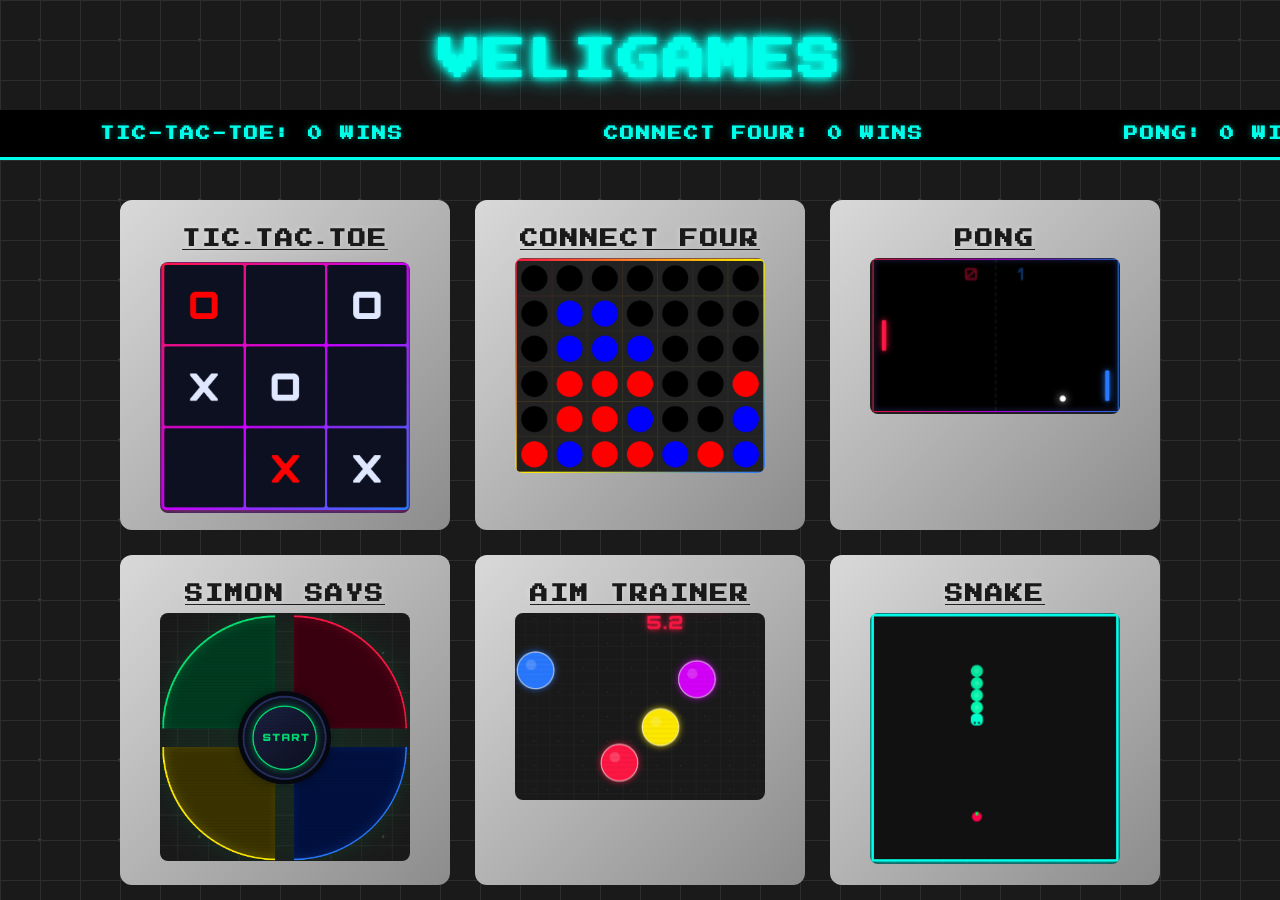
<file: index.html>
<!DOCTYPE html>
<html lang="fr">
<head>
    <meta charset="UTF-8">
    <title>VeliGames</title>
<meta name="viewport" content="width=device-width, initial-scale=1.0, maximum-scale=1.0, user-scalable=no">
<meta http-equiv="Cache-Control" content="no-cache, no-store, must-revalidate" />
<meta http-equiv="Pragma" content="no-cache" />
<meta http-equiv="Expires" content="0" />
<link rel="stylesheet" href="style.css">
<link href="https://fonts.googleapis.com/css2?family=Press+Start+2P&display=swap" rel="stylesheet">

</head>

<body>

    <h1>VeliGames</h1>

    <!-- Bande défilante des scores -->
    <div id="scoreBar">
        <div id="scoreText">Loading scores...</div>
    </div>

    <!--Conteneur des jeux -->
    <div id="gamesContainer">

        <!-- Jeu 1 -->
        <a href="TicTacToe/TicTacToe.html" class="gameBtn">
            <h2 class="gameTitle">Tic‑Tac‑Toe</h2>
            <img src="pictures/TicTacToe.png" alt="TIC-TAC-TOE" class="gameImg">
            <span class="tooltip">
				Infinite Tic-Tac-Toe uses only three pieces per player: placing a fourth makes the first one (red) disappear.
				The goal is to align three symbols to win each round. 
				Matches are fast and strategic, and the first player to win 5 rounds claims overall victory in the game.
            </span>
        </a>

        <!-- Jeu 2 -->
        <a href="Connect4/Connect4.html" class="gameBtn">
            <h2 class="gameTitle">Connect Four</h2>
            <img src="pictures/Connect4.png" alt="Connect Four" class="gameImg">
            <span class="tooltip">
				Connect 4 pits the player against a bot that drops its token into the gridto form a line of four.
				Each round requires smart planning and good timing.
				Matches play out quickly, and the first competitor to secure 5 victories wins to entire game.
            </span>
        </a>

        <!-- Jeu 3 -->
        <a href="Pong/Pong.html" class="gameBtn">
            <h2 class="gameTitle">Pong</h2>
            <img src="pictures/Pong.png" alt="Pong" class="gameImg">
            <span class="tooltip">
				Pong puts the player against a bot that tries to return the ball with precision.
				Each rally becomes faster, demanding sharp reflexes and control. 
				The objective is simple: score five points before the opponent. 
				The first to reach 3 goals wins the entire match.
            </span>
        </a>

        <!-- Jeu 4 -->
        <a href="SimonSays/SimonSays.html" class="gameBtn">
            <h2 class="gameTitle">Simon Says</h2>
            <img src="pictures/SimonSays.png" alt="Simon Says" class="gameImg">
            <span class="tooltip">
				Simon challenges the player with an ever‑growing sequence of lights and sounds.
				The goal is to repeat the pattern perfectly to advance to the next round.
				There is no bot here : only your memory, focus, and sense of rhythm determine how far you can progress through the game.
			</span>
        </a>
		
		
        <!-- Jeu 5 -->
		<a href="AimTrainer/AimTrainer.html" class="gameBtn">
            <h2 class="gameTitle">Aim Trainer</h2>
            <img src="pictures/AimTrainer.png" alt="Aim Trainer" class="gameImg">
            <span class="tooltip">
				The Aim Trainer challenges the player to click the red circle as quickly as possible while avoiding the other circle, which costs valuable time.
				Each round demands precision and fast reflexes.
				Targets appear rapidly, and only accurate aim allows you to chain points and dominate the game.
			</span>
        </a>

        <!-- Jeu 6 -->
        <a href="Snake/Snake.html" class="gameBtn">
            <h2 class="gameTitle">Snake</h2>
            <img src="pictures/Snake.png" alt="Snake" class="gameImg">
            <span class="tooltip">
				Snake challenges the player to guide a growing serpent that lengthens with every apple eaten.
				The difficulty rises as space becomes tighter, demanding precision and anticipation.
				The goal is simple: survive as long as possible by controlling the snake’s movement and avoiding any collision.
			</span>
        </a>
	

    </div>

<script src="script.js"></script>

</body>
</html>
</file>
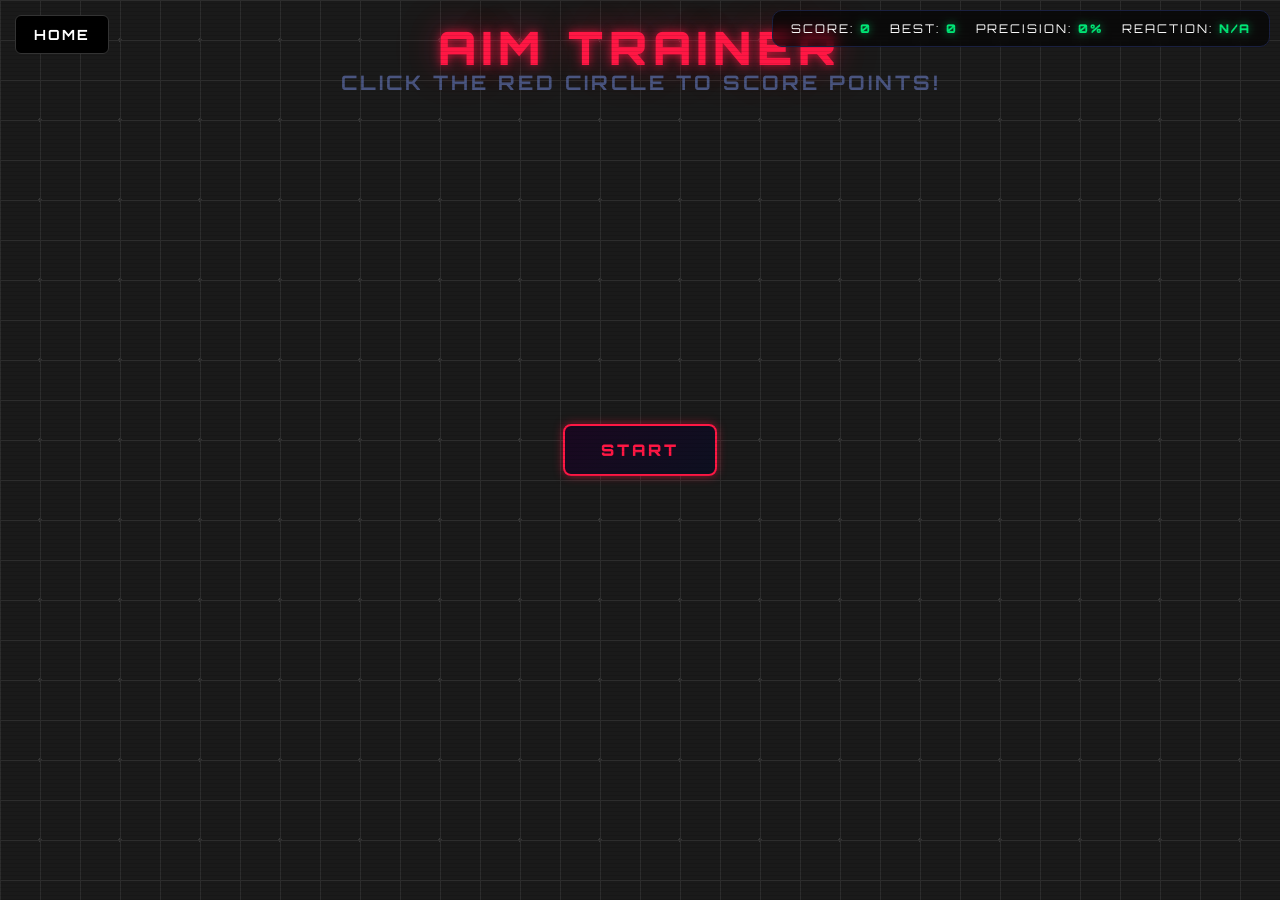
<file: AimTrainer/AimTrainer.html>
<!DOCTYPE html>
<html lang="en">
<head>
    <meta charset="UTF-8">
    <title>Aim Trainer VeliGames</title>
    <meta name="viewport" content="width=device-width, initial-scale=1.0, maximum-scale=1.0, user-scalable=no">
    <meta http-equiv="Cache-Control" content="no-cache, no-store, must-revalidate" />
    <meta http-equiv="Pragma" content="no-cache" />
    <meta http-equiv="Expires" content="0" />
    <link rel="stylesheet" href="AimTrainer.css">
</head>
<body>

<div id="scanline"></div>
<a href="../index.html" id="homeBtn">HOME</a>
<h1>Aim Trainer</h1>

<div id="bigTimer">15.0</div>

<div id="status">Click the red circle to score points!</div>
<div id="countdown"></div>

<div id="hud">
    <div>Score: <span id="score" class="value">0</span></div>
    <div>Best: <span id="bestScore" class="value">0</span></div>
    <div>Precision: <span id="precision" class="value">0%</span></div>
    <div>Reaction: <span id="bestReaction" class="value">N/A</span></div>
</div>

<canvas id="gameCanvas"></canvas>
<button id="startBtn">START</button>

<script src="script.js"></script>
</body>
</html>
</file>
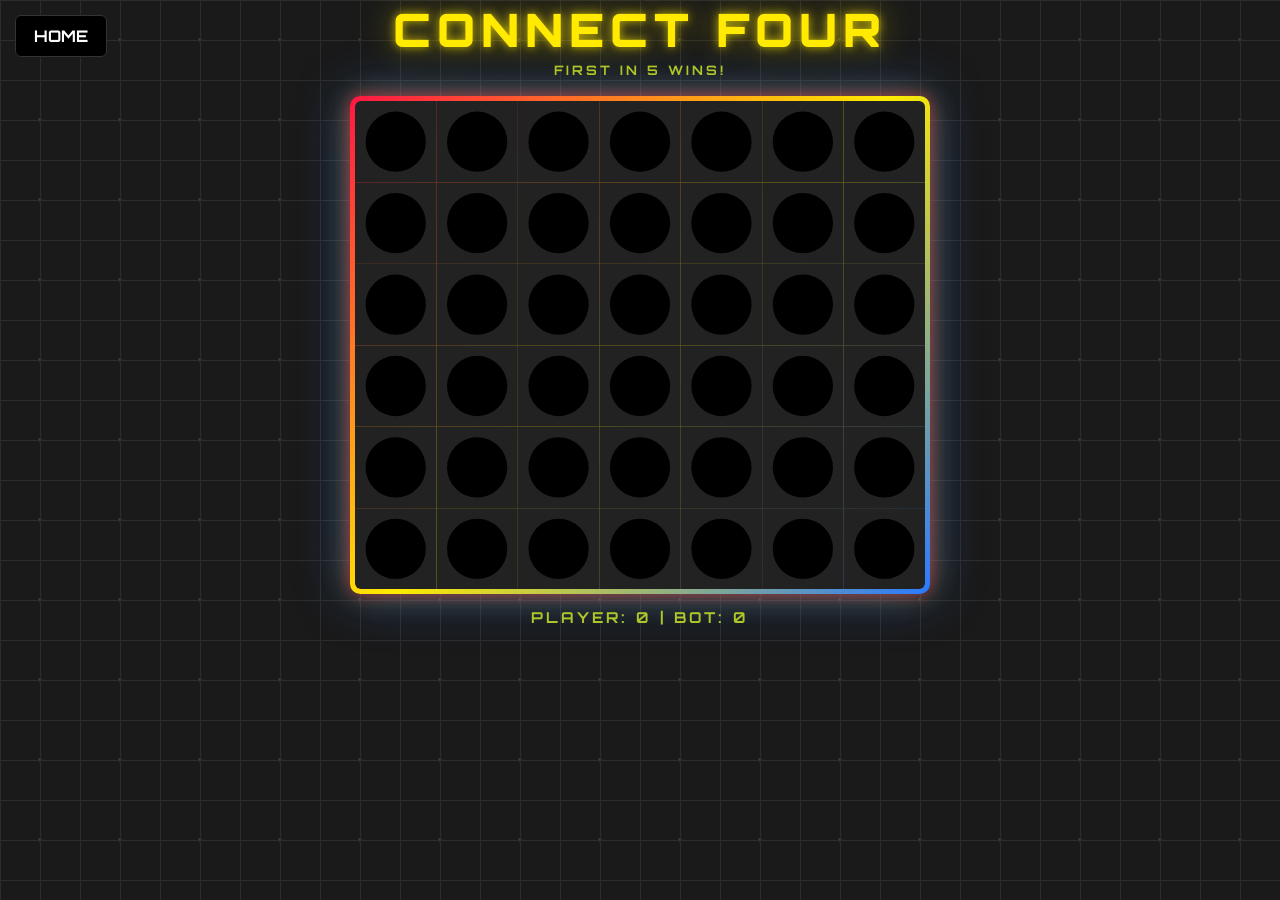
<file: Connect4/Connect4.html>
<!DOCTYPE html>
<html lang="en">
<head>
    <meta charset="UTF-8">
    <title>Connect Four VeliGames</title>
    <meta name="viewport" content="width=device-width, initial-scale=1.0, maximum-scale=1.0, user-scalable=no">

    <meta http-equiv="Cache-Control" content="no-cache, no-store, must-revalidate" />
    <meta http-equiv="Pragma" content="no-cache" />
    <meta http-equiv="Expires" content="0" />

    <link rel="stylesheet" href="Connect4.css">
</head>
<body>

<a href="../index.html" id="homeBtn">HOME</a>
<h1>Connect Four</h1>

<div id="status">First in 5 wins!</div>

<div id="canvas-container">
    <canvas id="gameCanvas" width="570" height="488"></canvas>
</div>

<div id="replay-container">
    <button id="replay" style="display:none;">Play Again</button>
</div>

<div id="score">Player: 0 | Bot: 0</div>

<script src="script.js"></script>
</body>
</html>
</file>
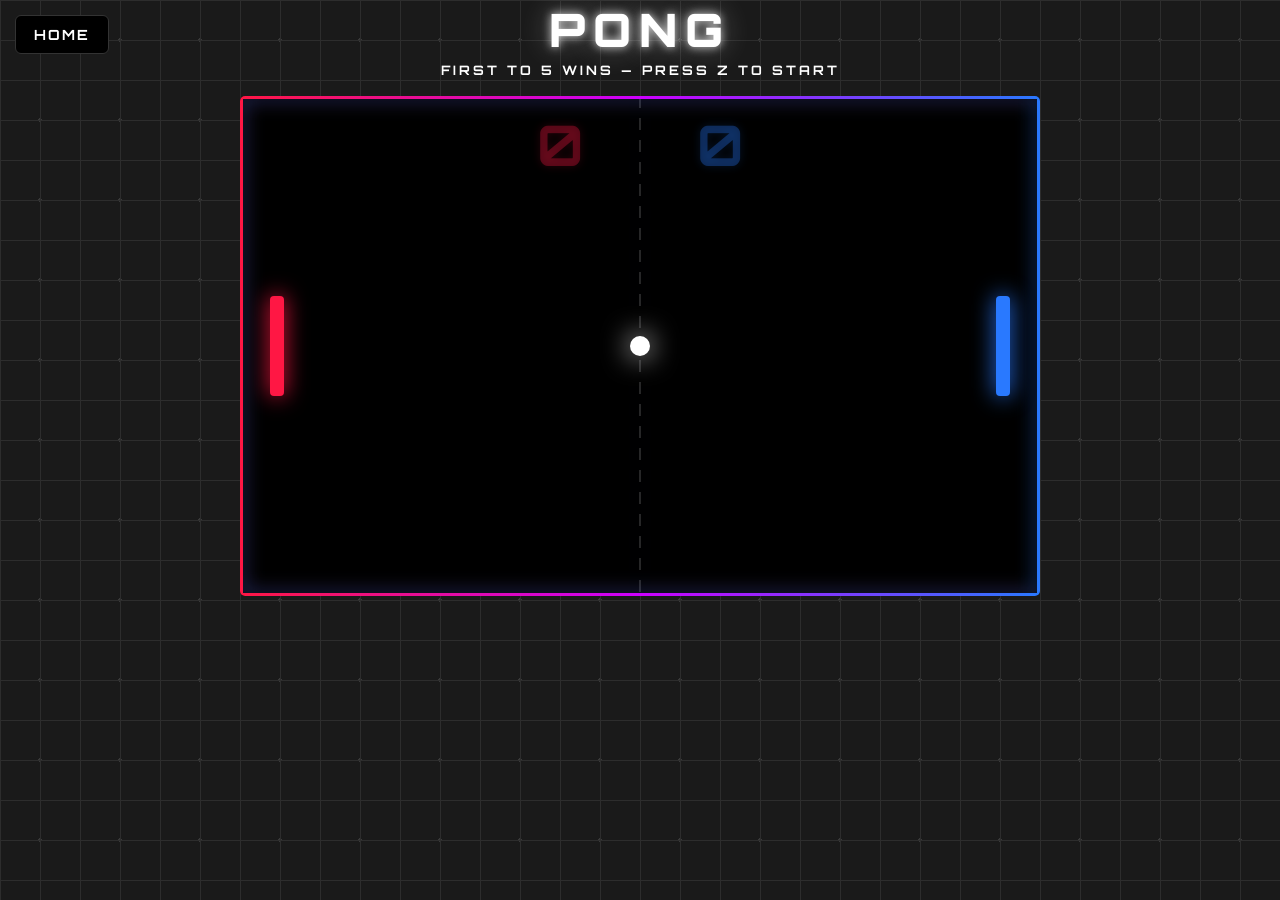
<file: Pong/Pong.html>
<!DOCTYPE html>
<html lang="en">
<head>
    <meta charset="UTF-8">
    <title>Pong VeliGames</title>
    <meta name="viewport" content="width=device-width, initial-scale=1.0, maximum-scale=1.0, user-scalable=no">
    <link rel="stylesheet" href="Pong.css">
	<meta http-equiv="Cache-Control" content="no-cache, no-store, must-revalidate" />
<meta http-equiv="Pragma" content="no-cache" />
<meta http-equiv="Expires" content="0" />

</head>
<body>

<a href="../index.html" id="homeBtn">HOME</a>

<h1>Pong</h1>

<!-- Texte unique (start + victoire) -->
<div id="gameText">First in 3 wins! — Press Z or UP to play</div>

<div id="gameWrapper">
    <canvas id="pongCanvas" width="800" height="500"></canvas>
</div>

<div id="touchControls">
    <button id="btnUp"></button>
    <button id="btnDown"></button>
</div>


<script src="script.js"></script>
</body>
</html>
</file>
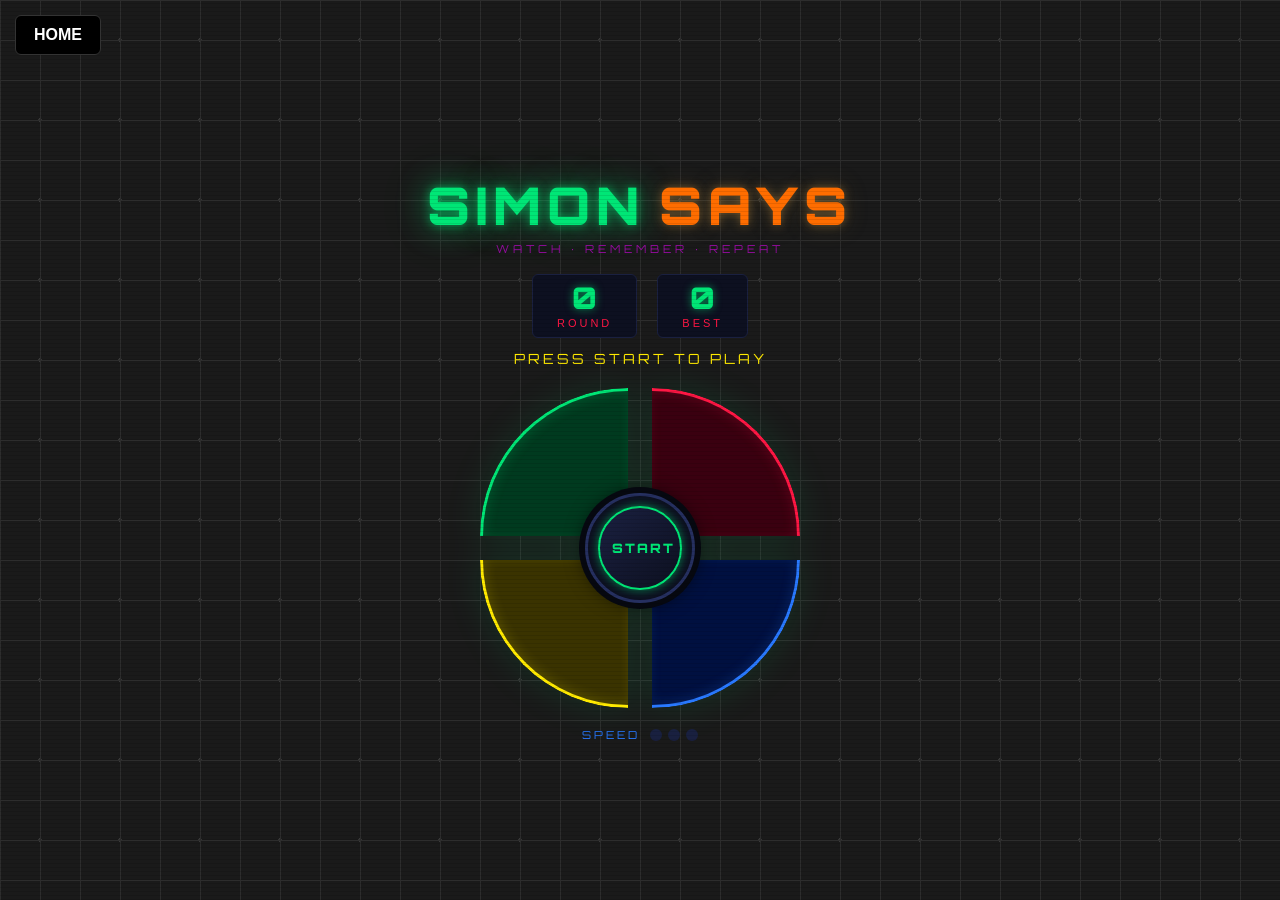
<file: SimonSays/SimonSays.html>
<!DOCTYPE html>
<html lang="en">
<head>
    <meta charset="UTF-8">
    <title>Simon Says – VeliGames</title>
    <meta name="viewport" content="width=device-width, initial-scale=1.0, maximum-scale=1.0, user-scalable=no">
    <link rel="stylesheet" href="SimonSays.css">
	<meta http-equiv="Cache-Control" content="no-cache, no-store, must-revalidate" />
<meta http-equiv="Pragma" content="no-cache" />
<meta http-equiv="Expires" content="0" /></head>
<body>

<a href="../index.html" id="homeBtn">HOME</a>

<div id="scanline"></div>
<div id="game-container">
<header>
    <div id="logo-wrap">
        <span id="logo-simon">SIMON</span>
        <span id="logo-says">SAYS</span>
    </div>
    <p id="subtitle">Watch · Remember · Repeat</p>
</header>

<div id="score-wrap">
    <div class="score-box">
        <span class="score-num" id="score-current">0</span>
        <span class="score-label">Round</span>
    </div>
    <div class="score-box">
        <span class="score-num" id="score-best">0</span>
        <span class="score-label">Best</span>
    </div>
</div>

<div id="status">Press START to play</div>

<div id="simon-ring">
    <div class="pad" id="pad-green"  data-index="0"></div>
    <div class="pad" id="pad-red"    data-index="1"></div>
    <div class="pad" id="pad-yellow" data-index="2"></div>
    <div class="pad" id="pad-blue"   data-index="3"></div>
    <div id="hub">
        <button id="startBtn">START</button>
        <div id="hub-ring"></div>
    </div>
</div>

<div id="speed-wrap">
    <span class="speed-label">SPEED</span>
    <div id="speed-dots">
        <div class="dot" id="dot-0"></div>
        <div class="dot" id="dot-1"></div>
        <div class="dot" id="dot-2"></div>
    </div>
</div>
</div>

<script src="script.js"></script>
</body>
</html>
</file>
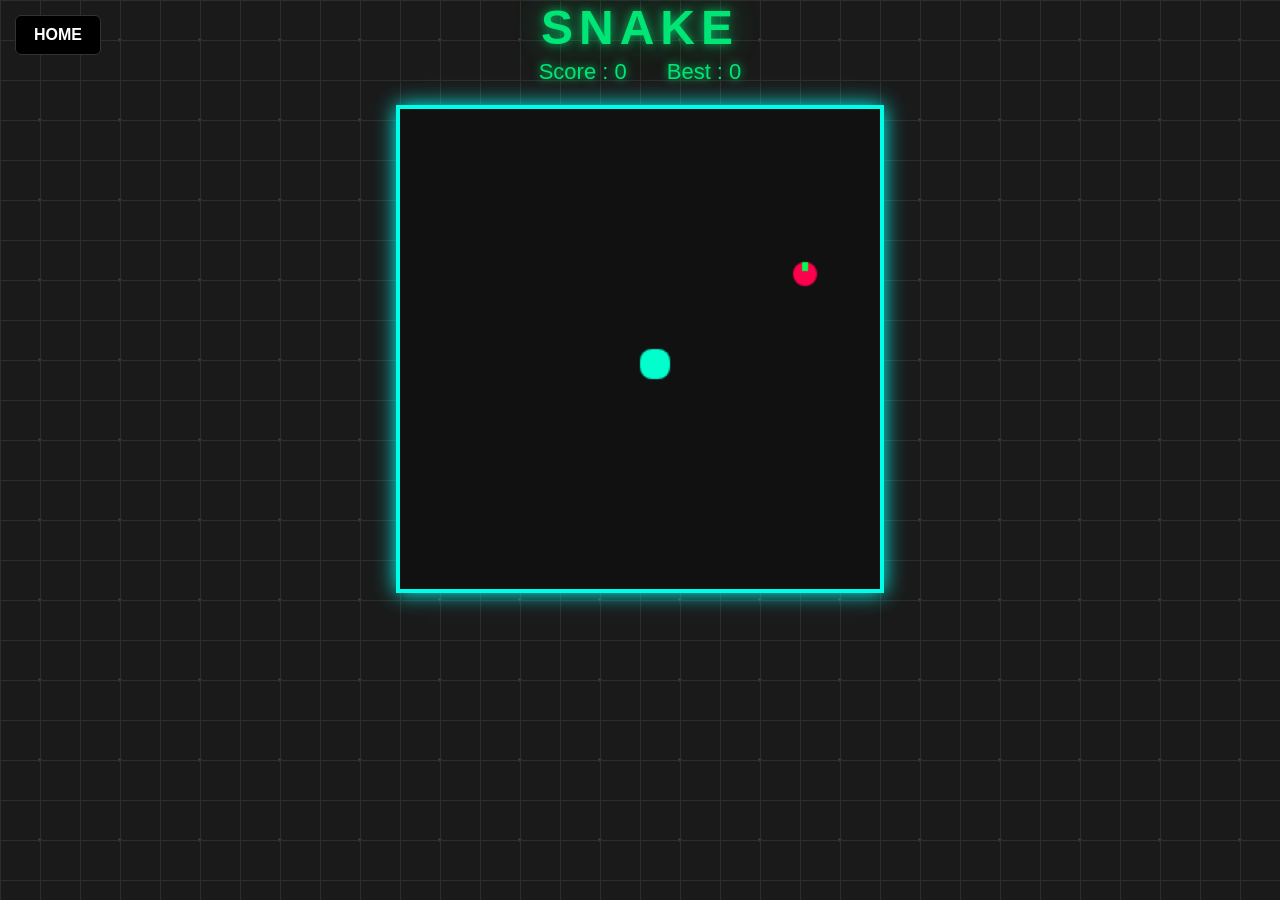
<file: Snake/Snake.html>
<!DOCTYPE html>
<html lang="fr">
<head>
    <meta charset="UTF-8">
    <title>Snake</title>
	<link rel="stylesheet" href="Snake.css">
    <meta name="viewport" content="width=device-width, initial-scale=1.0, maximum-scale=1.0, user-scalable=no">
    <meta http-equiv="Cache-Control" content="no-cache, no-store, must-revalidate" />
    <meta http-equiv="Pragma" content="no-cache" />
    <meta http-equiv="Expires" content="0" />
</head>

<body>

<a href="../index.html" id="homeBtn">HOME</a>

<h1 class="title snake-title">SNAKE</h1>

<div id="scoreboard">
    <span id="score">Score : 0</span>
    <span id="best">Best : 0</span>
</div>

<div id="gameOver" class="hidden">GAME OVER</div>
<div id="restartMsg" class="hidden">Press SPACE or UP to restart</div>

<!-- Canvas plus petit pour mobile -->
<canvas id="gameCanvas" width="320" height="320"></canvas>

<!-- Contrôles mobile plus gros -->
<div class="controls">
    <button id="up"></button>
    <div class="middle-row">
        <button id="left"></button>
        <button id="right"></button>
    </div>
    <button id="down"></button>
</div>

<script src="script.js"></script>
</body>
</html>
</file>
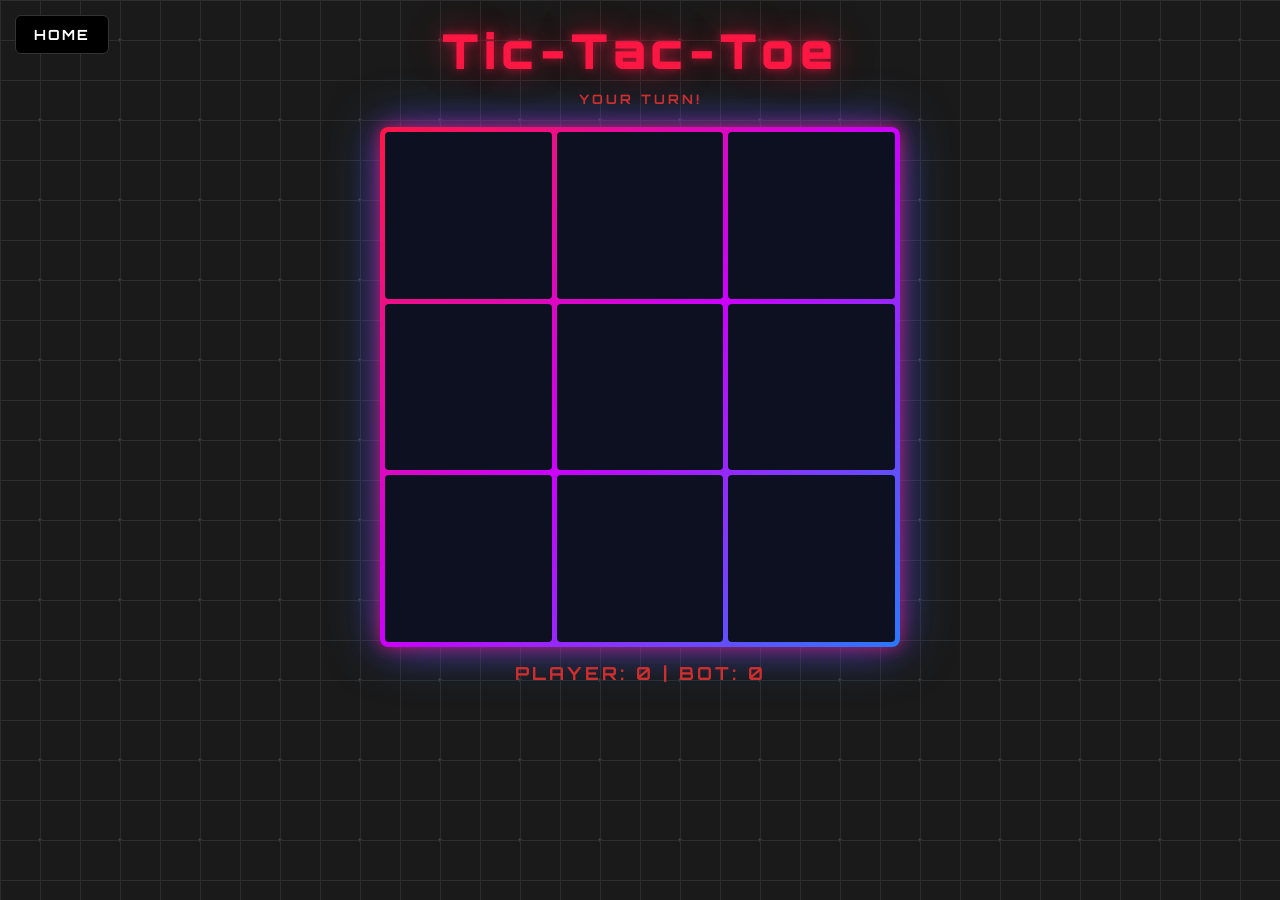
<file: TicTacToe/TicTacToe.html>
<!DOCTYPE html>
<html lang="en">
<head>
    <meta charset="UTF-8">
    <title>Tic-Tac-Toe VeliGames</title>
    <link rel="stylesheet" href="TicTacToe.css">
	<meta name="viewport" content="width=device-width, initial-scale=1.0, maximum-scale=1.0, user-scalable=no">
<meta http-equiv="Cache-Control" content="no-cache, no-store, must-revalidate" />
<meta http-equiv="Pragma" content="no-cache" />
<meta http-equiv="Expires" content="0" />

</head>
<body>
<a href="../index.html" id="homeBtn">HOME</a>
<h1>Tic-Tac-Toe</h1>


<div id="status">First in 5 wins!</div>

<div id="board"></div>

<div id="replay-container">
    <button id="replay" onclick="resetBoardOnly()" style="display:none;">
        Play Again
    </button>
</div>

<div id="score">Player: 0 | Bot: 0</div>

<script src="script.js"></script>
</body>
</html>
</file>
<file: style.css>
/* Style général */
body {
    height: 100%;
    margin: 0;
    padding: 0;
    font-family: Times New Roman, Helvetica, sans-serif;
    color: #fff;

    background-color: #1a1a1a;
    background-image:
        linear-gradient(#2d2d2d 1px, transparent 1px),
        linear-gradient(90deg, #2d2d2d 1px, transparent 1px),
        radial-gradient(circle, #3a3a3a 2px, transparent 2px);
    background-size: 40px 40px, 40px 40px, 80px 80px;

    animation: pixelMove 12s linear infinite;
}

@keyframes pixelMove {
    0% { background-position: 0 0, 0 0, 0 0; }
    50% { background-position: 40px 40px, 40px 40px, 80px 80px; }
    100% { background-position: 0 0, 0 0, 0 0; }
}


/* 🎮 STYLE RÉTRO GAMING POUR LE TITRE PRINCIPAL */
h1 {
    font-family: 'Press Start 2P', monospace !important;
    font-size: 42px;
    letter-spacing: 3px;
    text-transform: uppercase;
    color: #00ffea;
    margin-top: 40px;
    text-decoration: none;
	    text-align: center;


    text-shadow:
        0 0 6px #00ffea,
        0 0 12px #00ffea,
        0 0 20px #00ffea;
}

/* Conteneur des jeux (3 par ligne) */
#gamesContainer {
    display: grid;
    grid-template-columns: repeat(3, auto);
    justify-content: center; /* centre les 3 cases */
    gap: 25px;
    margin-top: 40px;
}

/* --- STYLE UNIQUE POUR CHAQUE CASE DE JEU --- */
.gameBtn {
    display: flex;
    flex-direction: column;
    align-items: center;
    justify-content: flex-start;

    width: 300px;
    height: 300px;
    padding: 15px;

	
	background: linear-gradient(135deg, #d9d9d9, #b3b3b3, #8c8c8c);
    border-radius: 12px;
    text-decoration: none;
    position: relative;

    transition: transform 0.2s, background 0.2s;
    overflow: hidden;
}

/* Effet hover */
.gameBtn:hover {
    background: #222;
    transform: scale(1.05);
}

/* Titre du jeu (toujours visible) */
.gameTitle {
    font-family: 'Montserrat', Script, sans-serif;
    font-size: 25px;
    font-weight: 700;
    text-decoration: underline;
	color: #1a1a1a;    
	margin-bottom: 10px;
	text-align: center;
    pointer-events: none;
}
.gameBtn:hover .gameTitle {
    color: white;
    transition: 0.2s;
}

/* Image du jeu */
.gameImg {
    width: 250px;
    height: auto;
    border-radius: 8px;
    transition: opacity 0.3s ease;

    display: block;
    margin-left: auto;
    margin-right: auto;
}


/* Description (invisible au départ) */
.tooltip {
    position: absolute;
    top: 55%;
    left: 50%;
    transform: translate(-50%, -50%);

    width: 90%;
    text-align: justify;
    line-height: 1.3;

    opacity: 0;
    visibility: hidden;

    color: white;
    font-size: 18px;
    transition: opacity 0.3s ease, visibility 0.3s ease;
}

/* Au survol : cacher l’image, montrer la description */
.gameBtn:hover .gameImg {
    opacity: 0;
}

.gameBtn:hover .tooltip {
    opacity: 1;
    visibility: visible;
}

#scoreBar {
    width: 100%;
    background: black;
    color: #00ffea;
    font-size: 24px;
    font-weight: bold;
    padding: 10px 0;
    overflow: hidden;
    white-space: nowrap;
    border-bottom: 3px solid #00ffea;
    margin-top: 20px;
}

/* 🎮 STYLE RÉTRO GAMING POUR LA BANDE DE SCORE */
#scoreText {
    font-family: 'Press Start 2P', monospace !important;
    font-size: 14px;
    letter-spacing: 2px;
    text-transform: uppercase;
    text-shadow: 0 0 6px rgba(0,255,234,0.4);
	display: inline-block;
    animation: scrollBar 25s linear infinite;
}

#scoreText span {
    padding: 0 100px;
}


@keyframes scrollBar {
    from { transform: translateX(0); }
    to { transform: translateX(-50%); } /* car texte doublé */
}

/* 🎮 STYLE RÉTRO GAMING POUR LES TITRES */
.gameTitle {
    font-family: 'Press Start 2P', monospace !important;
    font-size: 18px;
    letter-spacing: 2px;
    text-transform: uppercase;
    color: #1a1a1a;
    text-shadow: 0 0 6px rgba(255,255,255,0.4);
}

/* Sur hover : rétro + néon */
.gameBtn:hover .gameTitle {
    color: #00ffea;
    text-shadow:
        0 0 6px #00ffea,
        0 0 12px #00ffea,
        0 0 20px #00ffea;
}


@media (max-width: 600px) {

    /* 1 seule colonne */
    #gamesContainer {
        grid-template-columns: 1fr !important;
        gap: 20px;
        margin-top: 20px;
    }

    /* Case de jeu adaptée */
    .gameBtn {
        width: 90% !important;
        height: auto !important;
        margin: 0 auto;
        padding: 10px;
    }

    /* Image plus petite */
    .gameImg {
        width: 70% !important;
    }

    /* Titre plus petit */
    .gameTitle {
        font-size: 20px;
    }

    /* Description plus petite */
    .tooltip {
        font-size: 14px;
    }
}

@media (max-width: 600px) {
    h1 {
        margin-top: 20px;
        font-size: 28px;
        margin-top: 20px;
        letter-spacing: 2px;
    }
    }
}
</file>
<file: AimTrainer/AimTrainer.css>
@import url('https://fonts.googleapis.com/css2?family=Orbitron:wght@400;700;900&display=swap');

body {
    font-family: 'Orbitron', sans-serif;
    color: #FFFFFF;
    text-align: center;
    margin: 0;
    padding: 0;
    overflow: hidden;
    background-color: #1a1a1a;
    background-image:
        linear-gradient(#2d2d2d 1px, transparent 1px),
        linear-gradient(90deg, #2d2d2d 1px, transparent 1px),
        radial-gradient(circle, #3a3a3a 2px, transparent 2px);
    background-size: 40px 40px, 40px 40px, 80px 80px;
    animation: pixelMove 12s linear infinite;
}
@keyframes pixelMove {
    0%   { background-position: 0 0, 0 0, 0 0; }
    50%  { background-position: 40px 40px, 40px 40px, 80px 80px; }
    100% { background-position: 0 0, 0 0, 0 0; }
}

/* CRT scanlines */
#scanline {
    pointer-events: none;
    position: fixed;
    inset: 0;
    background: repeating-linear-gradient(
        to bottom,
        transparent 0px, transparent 3px,
        rgba(0,0,0,0.18) 3px, rgba(0,0,0,0.18) 4px
    );
    z-index: 999;
    opacity: 0.5;
}

/* SHAKE */
.shake { animation: shake 0.3s ease; }
@keyframes shake {
    0%   { transform: translate(0px, 0px); }
    20%  { transform: translate(-10px, 0px); }
    40%  { transform: translate(10px, 0px); }
    60%  { transform: translate(-10px, 0px); }
    80%  { transform: translate(10px, 0px); }
    100% { transform: translate(0px, 0px); }
}

/* TITRE */
h1 {
    font-family: 'Orbitron', sans-serif;
    font-weight: 900;
    font-size: 46px;
    letter-spacing: 6px;
    color: #ff1744;
    margin-top: 18px;
    margin-bottom: 6px;
    text-transform: uppercase;
    text-shadow:
        0 0 10px rgba(255,23,68,0.7),
        0 0 30px rgba(255,23,68,0.4),
        0 0 60px rgba(255,23,68,0.2);
    animation: flicker 6s infinite;
    position: relative;
    z-index: 10;
}
@keyframes flicker {
    0%,19%,21%,23%,25%,54%,56%,100% { opacity: 1; }
    20%,22%,24%,55% { opacity: 0.7; }
}

/* HOME */
#homeBtn {
    position: absolute;
    top: 15px; left: 15px;
    background: black;
    color: white;
    padding: 10px 18px;
    border-radius: 6px;
    font-weight: bold;
    text-decoration: none;
    font-size: 14px;
    letter-spacing: 2px;
    font-family: 'Orbitron', sans-serif;
    transition: 0.2s;
    z-index: 1000;
    border: 1px solid #333;
}
#homeBtn:hover { background: #333; transform: scale(1.05); }

/* STATUS */
#status {
    position: fixed;
    top: 70px;
    left: 50%;
    transform: translateX(-50%);
    font-family: 'Orbitron', sans-serif;
    font-size: 20px;
    font-weight: 700;
    letter-spacing: 3px;
    color: #4a5580;
    text-transform: uppercase;
    z-index: 15;
}

#countdown {
    position: fixed;
    top: 50%;
    left: 50%;
    transform: translate(-50%, -50%);
    font-family: 'Orbitron', sans-serif;
    font-size: 120px;
    font-weight: 900;
    letter-spacing: 6px;
    color: #ff1744;
    text-shadow:
        0 0 20px rgba(255,23,68,0.9),
        0 0 50px rgba(255,23,68,0.5),
        0 0 90px rgba(255,23,68,0.3);
    text-transform: uppercase;
    z-index: 100;
    pointer-events: none;
}

/* TIMER */
#bigTimer {
    position: fixed;
    top: 70px; left: 50%;
    transform: translateX(-50%);
    font-family: 'Orbitron', sans-serif;
    font-size: 60px;
    font-weight: 900;
    color: #ff1744;
    text-shadow: 0 0 15px rgba(255,23,68,0.8), 0 0 30px rgba(255,23,68,0.4);
    z-index: 20;
    pointer-events: none;
    display: none;
    letter-spacing: 4px;
}

/* HUD */
#hud {
    position: fixed;
    top: 10px; right: 10px;
    background: rgba(0,0,0,0.6);
    padding: 10px 18px;
    border-radius: 10px;
    backdrop-filter: blur(6px);
    border: 1px solid #1a2040;
    font-family: 'Orbitron', sans-serif;
    font-size: 12px;
    letter-spacing: 2px;
    display: flex;
    gap: 18px;
    z-index: 15;
    text-transform: uppercase;
}
#hud span.value {
    font-weight: 900;
    color: #00e676;
    text-shadow: 0 0 8px rgba(0,230,118,0.6);
}

/* CANVAS */
#gameCanvas {
    position: absolute;
    top: 0; left: 0;
    width: 100vw;
    height: 100vh;
    z-index: 1;
}

/* START BUTTON */
#startBtn {
    position: absolute;
    top: 50%; left: 50%;
    transform: translate(-50%, -50%);
    padding: 14px 36px;
    font-family: 'Orbitron', sans-serif;
    font-size: 16px;
    font-weight: 900;
    letter-spacing: 3px;
    text-transform: uppercase;
    background: linear-gradient(135deg, #1a0820, #0d1020);
    color: #ff1744;
    border: 2px solid #ff1744;
    border-radius: 8px;
    cursor: pointer;
    z-index: 20;
    box-shadow: 0 0 10px rgba(255,23,68,0.5);
    transition: 0.2s;
}
#startBtn:hover {
    background: #ff1744;
    color: #000;
    box-shadow: 0 0 24px rgba(255,23,68,0.8);
    transform: translate(-50%, -50%) scale(1.06);
}

/* MOBILE */
@media (max-width: 600px) {
    #homeBtn { top: 1px; left: 5px; transform: scale(0.8); z-index: 3000; }
    h1 { margin-top: 90px; font-size: 26px; position: relative; z-index: 2000; }
    #hud { top: 30px; right: 5px; transform: scale(0.75); font-size: 11px; gap: 8px; z-index: 2500; }
    #status, #bigTimer { top: 130px; font-size: 16px; z-index: 1500; }
    #gameCanvas { width: 90vw; height: 90vh; }
    #startBtn { font-size: 14px; padding: 10px 22px; }
}
</file>
<file: Connect4/Connect4.css>
@import url('https://fonts.googleapis.com/css2?family=Orbitron:wght@400;700;900&display=swap');

body {
    font-family: 'Orbitron', sans-serif;
    color: #FFFFFF;
    text-align: center;
    height: 100vh;
    margin: 0;
    padding: 0;
    overflow: hidden;
    background-attachment: fixed;
    background-color: #1a1a1a;
    background-image:
        linear-gradient(#2d2d2d 1px, transparent 1px),
        linear-gradient(90deg, #2d2d2d 1px, transparent 1px),
        radial-gradient(circle, #3a3a3a 2px, transparent 2px);
    background-size: 40px 40px, 40px 40px, 80px 80px;
    animation: pixelMove 12s linear infinite;
}

@keyframes pixelMove {
    0%   { background-position: 0 0, 0 0, 0 0; }
    50%  { background-position: 40px 40px, 40px 40px, 80px 80px; }
    100% { background-position: 0 0, 0 0, 0 0; }
}

/* CRT scanlines */
#scanline {
    pointer-events: none;
    position: fixed;
    inset: 0;
    background: repeating-linear-gradient(
        to bottom,
        transparent 0px,
        transparent 3px,
        rgba(0,0,0,0.18) 3px,
        rgba(0,0,0,0.18) 4px
    );
    z-index: 999;
    opacity: 0.5;
}

/* HOME */
#homeBtn {
    position: absolute;
    top: 15px;
    left: 15px;
    background: black;
    color: white;
    padding: 10px 18px;
    border-radius: 6px;
    font-weight: bold;
    text-decoration: none;
    z-index: 1000;
    border: 1px solid #333;
    transition: 0.2s;
}
#homeBtn:hover {
    background: #333;
    transform: scale(1.05);
    border-color: #ff1744;
    box-shadow: 0 0 10px rgba(255,23,68,0.4);
}

/* CONTAINER centré */
#game-container {
    position: absolute;
    top: 50%;
    left: 50%;
    transform: translate(-50%, -50%);
    display: flex;
    flex-direction: column;
    align-items: center;
    justify-content: center;
    width: 100%;
    max-width: 600px;
}

/* TITRE */
h1 {
    font-family: 'Orbitron', sans-serif;
    font-weight: 900;
    font-size: 46px;
    letter-spacing: 6px;
    color: #ffea00;
    margin-top: 0;
    margin-bottom: 4px;
    text-transform: uppercase;
    text-shadow:
        0 0 10px rgba(255,234,0,0.7),
        0 0 30px rgba(255,234,0,0.4),
        0 0 60px rgba(255,234,0,0.2);
    animation: flicker 6s infinite;
}

@keyframes flicker {
    0%,19%,21%,23%,25%,54%,56%,100% { opacity: 1; }
    20%,22%,24%,55% { opacity: 0.7; }
}

/* STATUS */
#status {
    font-family: 'Orbitron', sans-serif;
    font-size: 13px;
    font-weight: 700;
    letter-spacing: 3px;
    color: #aec627;
    margin-bottom: 12px;
    min-height: 22px;
    text-transform: uppercase;
    transition: color 0.3s, text-shadow 0.3s;
}

#status.status-player {
    color: #ff1744;
    text-shadow: 0 0 8px rgba(255,23,68,0.8), 0 0 20px rgba(255,23,68,0.4);
}

#status.status-bot {
    color: #2979ff;
    text-shadow: 0 0 8px rgba(41,121,255,0.8), 0 0 20px rgba(41,121,255,0.4);
}

#status.status-draw {
    color: #ffea00;
    text-shadow: 0 0 8px rgba(255,234,0,0.8), 0 0 20px rgba(255,234,0,0.4);
}

/* CANVAS CONTAINER */
#canvas-container {
    width: 100%;
    max-width: 570px;
    margin: 0 auto;
    padding: 5px;
    background: linear-gradient(135deg, #ff1744, #ffea00, #2979ff);
    border-radius: 10px;
    box-shadow:
        0 0 15px rgba(255,23,68,0.5),
        0 0 30px rgba(255,234,0,0.3),
        0 0 50px rgba(41,121,255,0.5);
}

#gameCanvas {
    width: 100%;
    height: auto;
    border-radius: 6px;
    display: block;
}

/* REPLAY */
#replay-container {
    width: 100%;
    display: flex;
    justify-content: center;
}

#replay {
    margin-top: 15px;
    padding: 12px 32px;
    font-family: 'Orbitron', sans-serif;
    font-size: 13px;
    font-weight: 900;
    letter-spacing: 3px;
    text-transform: uppercase;
    background: linear-gradient(135deg, #1a1000, #0d1020);
    color: #ffea00;
    border: 2px solid #ffea00;
    border-radius: 8px;
    cursor: pointer;
    box-shadow: 0 0 10px rgba(255,234,0,0.5), 0 0 10px rgba(41,121,255,0.3);
    transition: 0.2s;
}

#replay:hover {
    background: #ffea00;
    color: #000;
    box-shadow: 0 0 24px rgba(255,234,0,0.9), 0 0 24px rgba(41,121,255,0.5);
    transform: scale(1.06);
}

/* SCORE */
#score {
    margin-top: 14px;
    font-family: 'Orbitron', sans-serif;
    font-size: 15px;
    font-weight: 700;
    letter-spacing: 3px;
    color: #aec627;
    text-transform: uppercase;
}

/* 📱 MOBILE FIX — cadre ajusté (version correcte) */
@media (max-width: 600px) {

    /* HOME plus petit */
    #homeBtn {
        top: 5px;
        left: 5px;
        transform: scale(0.85);
    }

    /* Titre descend */
    h1 {
        margin-top: 55px;
        font-size: 30px;
        letter-spacing: 3px;
    }

    /* Conteneur recentré */
    #game-container {
        top: 55%;
        transform: translate(-50%, -50%);
        width: 100vw;
    }

    /* 🔥 Le bon conteneur : canvas-container (pas canvas-wrapper) */
    #canvas-container {
        width: 90vw;
        max-width: none;
        padding: 4px;
        margin: 0 auto;
    }

    /* Plateau responsive */
    #gameCanvas {
        width: 90vw;
        height: auto;
    }

    #status {
        font-size: 12px;
    }

    #score {
        font-size: 12px;
    }
}
</file>
<file: Pong/Pong.css>
@import url('https://fonts.googleapis.com/css2?family=Orbitron:wght@400;700;900&display=swap');

body {
    font-family: 'Orbitron', sans-serif;
    color: #FFFFFF;
    text-align: center;
    height: 100vh;
    margin: 0;
    padding: 0;
    overflow: hidden;
    background-attachment: fixed;
    background-color: #1a1a1a;
    background-image:
        linear-gradient(#2d2d2d 1px, transparent 1px),
        linear-gradient(90deg, #2d2d2d 1px, transparent 1px),
        radial-gradient(circle, #3a3a3a 2px, transparent 2px);
    background-size: 40px 40px, 40px 40px, 80px 80px;
    animation: pixelMove 12s linear infinite;
}
@keyframes pixelMove {
    0%   { background-position: 0 0, 0 0, 0 0; }
    50%  { background-position: 40px 40px, 40px 40px, 80px 80px; }
    100% { background-position: 0 0, 0 0, 0 0; }
}

#scanline {
    pointer-events: none;
    position: fixed;
    inset: 0;
    background: repeating-linear-gradient(
        to bottom,
        transparent 0px, transparent 3px,
        rgba(0,0,0,0.18) 3px, rgba(0,0,0,0.18) 4px
    );
    z-index: 999;
    opacity: 0.5;
}

#homeBtn {
    position: absolute;
    top: 15px; left: 15px;
    background: black;
    color: white;
    padding: 10px 18px;
    border-radius: 6px;
    font-weight: bold;
    text-decoration: none;
    font-size: 14px;
    letter-spacing: 2px;
    font-family: 'Orbitron', sans-serif;
    transition: 0.2s;
    z-index: 1000;
    border: 1px solid #333;
}
#homeBtn:hover { background: #333; transform: scale(1.05); }

#game-container {
    position: absolute;
    top: 50%; left: 50%;
    transform: translate(-50%, -50%);
    display: flex;
    flex-direction: column;
    align-items: center;
    justify-content: center;
    width: 100%;
    max-width: 860px;
}

h1 {
    font-family: 'Orbitron', sans-serif;
    font-weight: 900;
    font-size: 46px;
    letter-spacing: 8px;
    color: #ffffff;
    margin-top: 0;
    margin-bottom: 4px;
    text-transform: uppercase;
    text-shadow: 0 0 10px rgba(255,255,255,0.8), 0 0 30px rgba(255,255,255,0.4);
    animation: flicker 6s infinite;
}
@keyframes flicker {
    0%,19%,21%,23%,25%,54%,56%,100% { opacity: 1; }
    20%,22%,24%,55% { opacity: 0.7; }
}

#gameText {
    font-family: 'Orbitron', sans-serif;
    font-size: 13px;
    font-weight: 700;
    letter-spacing: 3px;
    color: #ffffff;
    margin-bottom: 12px;
    min-height: 22px;
    text-transform: uppercase;
    transition: color 0.3s;
}

/* Halo autour du canvas uniquement */

#gameWrapper {
    width: 100%;
    display: flex;
    justify-content: center;
    box-sizing: border-box;
    border-radius: 6px;
}

#pongCanvas {
    width: 100%;
    max-width: 800px;
    height: auto;
    border-radius: 5px;
    display: block;
    background: #000000;
}
#touchControls {
    position: fixed;
    bottom: 25px; left: 50%;
    transform: translateX(-50%);
    width: 100%; max-width: 500px;
    display: flex;
    justify-content: space-between;
    align-items: center;
    padding: 0 15px;
    box-sizing: border-box;
    z-index: 9999;
}
/* ❌ Cacher les boutons tactiles sur PC */
@media (min-width: 601px) {
    #touchControls {
        display: none !important;
    }
}

#touchControls button {
    width: 110px; height: 110px;
    border-radius: 25px;
    border: 2px solid rgba(255,255,255,0.3);
    background: rgba(255,255,255,0.06);
    backdrop-filter: blur(8px);
    cursor: pointer;
    transition: 0.15s;
    font-size: 28px;
    color: rgba(255,255,255,0.5);
}
#touchControls button:active {
    background: rgba(255,255,255,0.2);
    border-color: #fff;
}

/* 📱 MOBILE FIX — Pong */
@media (max-width: 600px) {

    /* HOME plus petit et plus haut */
    #homeBtn {
        top: 5px;
        left: 5px;
        transform: scale(0.85);
    }

    /* Titre descend pour ne pas être caché */
    h1 {
        margin-top: 55px;
        font-size: 30px;
        letter-spacing: 4px;
    }

    /* Texte sous le titre */
    #gameText {
        font-size: 11px;
        margin-bottom: 8px;
    }

    /* Conteneur recentré */
    #game-container {
        top: 55%;
        transform: translate(-50%, -50%);
        width: 100vw;
        max-width: none;
    }

    /* Canvas adapté à l’écran */
    #pongCanvas {
        width: 90vw;
        height: auto;
        max-width: none;
    }

    /* Boutons tactiles plus petits */
    #touchControls button {
        width: 80px;
        height: 80px;
        font-size: 22px;
        border-radius: 20px;
		}

    #touchControls {
        bottom: 20px;
        max-width: 400px;
        padding: 0 10px;
		
    }
}
</file>
<file: SimonSays/SimonSays.css>
@import url('https://fonts.googleapis.com/css2?family=Orbitron:wght@400;700;900&family=Share+Tech+Mono&display=swap');

:root {
    --bg:        #060810;
    --surface:   #0d1020;
    --border:    #1a2040;

    --green:     #00e676;
    --green-dim: #003a1f;
    --green-glow:rgba(0,230,118,0.55);

    --red:       #ff1744;
    --red-dim:   #3a0010;
    --red-glow:  rgba(255,23,68,0.55);

    --yellow:    #ffea00;
    --yellow-dim:#3a3300;
    --yellow-glow:rgba(255,234,0,0.55);

    --blue:      #2979ff;
    --blue-dim:  #001040;
    --blue-glow: rgba(41,121,255,0.55);

    --hub:       #0d1020;
    --hub-border:#263060;
    --text:      #e0e8ff;
    --text-muted:#4a5580;
    --orange:    #ff6d00;
}

*, *::before, *::after { box-sizing: border-box; margin: 0; padding: 0; }

body {
    font-family: 'Segoe UI', Arial, sans-serif;
    color: #FFFFFF;
    text-align: center;
	height: 100%;
    margin: 0;
    padding: 0;
	background-attachment: fixed;
	overflow: hidden;
	background-color: #1a1a1a;
    background-image:
        linear-gradient(#2d2d2d 1px, transparent 1px),
        linear-gradient(90deg, #2d2d2d 1px, transparent 1px),
        radial-gradient(circle, #3a3a3a 2px, transparent 2px);
    background-size: 40px 40px, 40px 40px, 80px 80px;
    animation: pixelMove 12s linear infinite;
}
@keyframes pixelMove {
    0% { background-position: 0 0, 0 0, 0 0; }
    50% { background-position: 40px 40px, 40px 40px, 80px 80px; }
    100% { background-position: 0 0, 0 0, 0 0; }
}

/* CRT scanlines overlay */
#scanline {
    pointer-events: none;
    position: fixed;
    inset: 0;
    background: repeating-linear-gradient(
        to bottom,
        transparent 0px,
        transparent 3px,
        rgba(0,0,0,0.18) 3px,
        rgba(0,0,0,0.18) 4px
    );
    z-index: 999;
    opacity: 0.5;
}

/* HOME */
#homeBtn {
    position: absolute;
    top: 15px;
    left: 15px;
    background: black;
    color: white;
    padding: 10px 18px;
    border-radius: 6px;
    font-weight: bold;
    text-decoration: none;
    z-index: 1000;
    border: 1px solid #333;
    transition: 0.2s;
}

#homeBtn:hover {
    background: #333;
    transform: scale(1.05);
}

/* HEADER */
header { text-align: center; margin: 14px 0 6px; }

#logo-wrap {
    display: flex;
    align-items: baseline;
    justify-content: center;
    gap: 14px;
}
#logo-simon {
    font-family: 'Orbitron', sans-serif;
    font-weight: 900;
    font-size: 52px;
    letter-spacing: 6px;
    color: var(--green);
    text-shadow:
        0 0 10px var(--green-glow),
        0 0 30px var(--green-glow),
        0 0 60px rgba(0,230,118,0.2);
    animation: flicker 6s infinite;
}

#logo-says {
    font-family: 'Orbitron', sans-serif;
    font-weight: 900;      
    font-size: 52px;       
    letter-spacing: 6px;  
    color: var(--orange);
    text-shadow:
        0 0 10px rgba(162, 119, 55, 0.6),
        0 0 25px rgba(134, 110, 54, 0.3);
    animation: flicker 6s infinite; 
}
@keyframes flicker {
    0%,19%,21%,23%,25%,54%,56%,100% { opacity: 1; }
    20%,22%,24%,55% { opacity: 0.7; }
}

#subtitle {
    font-family: 'Orbitron', sans-serif; 
    font-size: 11px;
    letter-spacing: 4px;
    color: rgba(150,12,160,1);
    margin-top: 4px;
    text-transform: uppercase;
}

/* SCORES */
#score-wrap {
    display: flex;
    gap: 20px;
    margin: 12px 0 6px;
}
.score-box {
    background: var(--surface);
    border: 1px solid var(--border);
    border-radius: 6px;
    padding: 8px 24px;
    text-align: center;
    min-width: 80px;
}
.score-num {
    display: block;
    font-family: 'Orbitron', sans-serif;
    font-size: 30px;
    font-weight: 900;
    color: var(--green);
    text-shadow: 0 0 8px var(--green-glow);
    line-height: 1;
}
.score-label {
    display: block;
    font-size: 11px;
    letter-spacing: 3px;
    color: var(--red);
    margin-top: 4px;
    text-transform: uppercase;
}

/* STATUS */
#status {
    font-family: 'Orbitron', sans-serif;
    font-size: 14px;
    letter-spacing: 3px;
    color: var(--yellow);
    margin: 6px 0 16px;
    min-height: 22px;
    text-transform: uppercase;
    transition: color 0.3s;
}

/* ── SIMON RING ─────────────────────────────────────────────────── */
#simon-ring {
    position: relative;
    width: 320px;
    height: 320px;
    border-radius: 50%;
    /* subtle outer glow */
    filter: drop-shadow(0 0 18px rgba(0,230,118,0.12));
}

/* 4 pads — each is a quarter-circle */
.pad {
    position: absolute;
    width: 148px;
    height: 148px;
    cursor: pointer;
    transition: filter 0.08s, transform 0.08s;
}

/* Shape each pad as a pie slice via clip-path */
#pad-green {
    top: 0; left: 0;
    background: var(--green-dim);
    border-radius: 100% 0 0 0;
    clip-path: inset(0 0 0 0 round 100% 0 0 0);
    border-top: 3px solid var(--green);
    border-left: 3px solid var(--green);
    box-shadow: inset 2px 2px 12px rgba(0,230,118,0.15);
}
#pad-red {
    top: 0; right: 0;
    background: var(--red-dim);
    border-radius: 0 100% 0 0;
    clip-path: inset(0 0 0 0 round 0 100% 0 0);
    border-top: 3px solid var(--red);
    border-right: 3px solid var(--red);
    box-shadow: inset -2px 2px 12px rgba(255,23,68,0.15);
}
#pad-yellow {
    bottom: 0; left: 0;
    background: var(--yellow-dim);
    border-radius: 0 0 0 100%;
    clip-path: inset(0 0 0 0 round 0 0 0 100%);
    border-bottom: 3px solid var(--yellow);
    border-left: 3px solid var(--yellow);
    box-shadow: inset 2px -2px 12px rgba(255,234,0,0.15);
}
#pad-blue {
    bottom: 0; right: 0;
    background: var(--blue-dim);
    border-radius: 0 0 100% 0;
    clip-path: inset(0 0 0 0 round 0 0 100% 0);
    border-bottom: 3px solid var(--blue);
    border-right: 3px solid var(--blue);
    box-shadow: inset -2px -2px 12px rgba(41,121,255,0.15);
}

/* Lit states */
#pad-green.lit  { background: var(--green);  box-shadow: 0 0 40px var(--green-glow), inset 0 0 20px rgba(255,255,255,0.15); filter: brightness(1.3); }
#pad-red.lit    { background: var(--red);    box-shadow: 0 0 40px var(--red-glow),   inset 0 0 20px rgba(255,255,255,0.15); filter: brightness(1.3); }
#pad-yellow.lit { background: var(--yellow); box-shadow: 0 0 40px var(--yellow-glow),inset 0 0 20px rgba(255,255,255,0.15); filter: brightness(1.3); }
#pad-blue.lit   { background: var(--blue);   box-shadow: 0 0 40px var(--blue-glow),  inset 0 0 20px rgba(255,255,255,0.15); filter: brightness(1.3); }

.pad:hover:not(.locked) {
    filter: brightness(1.15);
}
.pad:active:not(.locked) {
    transform: scale(0.96);
}

/* Wrong flash */
.pad.wrong {
    animation: wrongFlash 0.4s ease;
}
@keyframes wrongFlash {
    0%,100% { filter: brightness(1); }
    25%,75%  { filter: brightness(2) saturate(2); background: white !important; }
}

/* HUB (centre) */
#hub {
    position: absolute;
    top: 50%; left: 50%;
    transform: translate(-50%, -50%);
    width: 110px;
    height: 110px;
    border-radius: 50%;
    background: var(--hub);
    border: 3px solid var(--hub-border);
    display: flex;
    align-items: center;
    justify-content: center;
    z-index: 10;
    box-shadow: 0 0 0 6px var(--bg), 0 0 20px rgba(0,0,0,0.8);
}
#hub-ring {
    position: absolute;
    inset: -8px;
    border-radius: 50%;
    border: 2px solid transparent;
    transition: border-color 0.3s, box-shadow 0.3s;
    pointer-events: none; /* ne bloque plus le bouton START */
}
#hub-ring.active {
    border-color: var(--green);
    box-shadow: 0 0 14px var(--green-glow);
    animation: spin 1.5s linear infinite;
}
@keyframes spin {
    to { transform: rotate(360deg); }
}

#startBtn {
    font-family: 'Orbitron', sans-serif;
    font-weight: 900;
    font-size: 13px;
    letter-spacing: 2px;
    padding: 10px 12px;
    border-radius: 50%;
    width: 84px;
    height: 84px;
    background: linear-gradient(135deg, #1a2040, #0d1020);
    color: var(--green);
    border: 2px solid var(--green);
    cursor: pointer;
    transition: 0.2s;
    box-shadow: 0 0 10px var(--green-glow);
}
#startBtn:hover {
    background: var(--green);
    color: #000;
    box-shadow: 0 0 24px var(--green-glow);
    transform: scale(1.06);
}
#startBtn:disabled {
    opacity: 0.3;
    cursor: default;
    transform: none;
}

/* SPEED indicator */
#speed-wrap {
    display: flex;
    align-items: center;
    gap: 10px;
    margin-top: 20px;
}
.speed-label {
    font-family: 'Orbitron', sans-serif;
    font-size: 11px;
    letter-spacing: 3px;
    color: var(--blue);
}
#speed-dots { display: flex; gap: 6px; }
.dot {
    width: 12px;
    height: 12px;
    border-radius: 50%;
    background: var(--border);
    transition: background 0.3s, box-shadow 0.3s;
}
.dot.on {
    background: var(--orange);
    box-shadow: 0 0 8px rgba(255,109,0,0.7);
}

#game-container {
    position: absolute;
    top: 50%;
    left: 50%;
    transform: translate(-50%, -50%);

    display: flex;
    flex-direction: column;
    align-items: center;
    justify-content: center;

    width: 100%;
    max-width: 500px; /* optionnel */
    pointer-events: auto;
}
</file>
<file: Snake/Snake.css>
body {
    font-family: 'Segoe UI', Arial, sans-serif;
    color: #FFFFFF;
    text-align: center;
    margin: 0;
    padding: 0;
    background-color: #1a1a1a;
    background-image:
        linear-gradient(#2d2d2d 1px, transparent 1px),
        linear-gradient(90deg, #2d2d2d 1px, transparent 1px),
        radial-gradient(circle, #3a3a3a 2px, transparent 2px);
    background-size: 40px 40px, 40px 40px, 80px 80px;
    animation: pixelMove 12s linear infinite;
}

@keyframes pixelMove {
    0% { background-position: 0 0, 0 0, 0 0; }
    50% { background-position: 40px 40px, 40px 40px, 80px 80px; }
    100% { background-position: 0 0, 0 0, 0 0; }
}


/* Titre serpent */
.snake-title {
    font-family: 'Orbitron', sans-serif;
    font-weight: 900;
    font-size: 48px;
    letter-spacing: 6px;
    margin-top: 0;
    margin-bottom: 4px;
    color: #00e676;
    text-transform: uppercase;
    text-shadow:
        0 0 10px rgba(0,230,118,0.7),
        0 0 30px rgba(0,230,118,0.4),
        0 0 60px rgba(0,230,118,0.2);
    position: relative;
    display: inline-block;
    animation: flicker 6s infinite;
}

@keyframes flicker {
    0%,19%,21%,23%,25%,54%,56%,100% { opacity: 1; }
    20%,22%,24%,55% { opacity: 0.7; }
}

.snake-title::after {
    content: "";
    position: absolute;
    bottom: -8px;
    left: 0;
    width: 100%;
    height: 3px;
    background: linear-gradient(90deg,#00fff2);
    border-radius: 50px;
    animation: snakeMove 2s infinite ease-in-out;
}
@keyframes snakeMove {
    0%   { transform: translateX(0px); }
    50%  { transform: translateX(10px); }
    100% { transform: translateX(0px); }
}

#homeBtn {
    position: absolute;
    top: 15px;
    left: 15px;
    background: black;
    color: white;
    padding: 10px 18px;
    border-radius: 6px;
    font-weight: bold;
    text-decoration: none;
    z-index: 1000;
    border: 1px solid #333;
    transition: 0.2s;
}

#homeBtn:hover {
    background: #333;
    transform: scale(1.05);
}

#scoreboard {
    display: flex;
    justify-content: center;
    gap: 40px;
    font-size: 22px;
    color: #00e676;
    margin-bottom: 10px;
    text-shadow: 0 0 8px #00e676;
}

#gameOver {
    font-size: 38px;
    color: #ff004c;
    text-shadow: 0 0 10px #ff004c;
    margin-top: 10px;
}

#restartMsg {
    font-size: 20px;
    margin-top: 5px;
    color: #00ffea;
    text-shadow: 0 0 8px #00fff2;
}

.hidden {
    display: none;
}

/* Canvas plus petit */
#gameCanvas {
    background: #111;
    border: 4px solid #00ffea;
    box-shadow: 0 0 20px #00fff2;
    margin-top: 10px;
    width: 480px;
    height: 480px;
    }




/* Boutons tactiles plus gros */
.controls {
    margin-top: 20px;
    display: flex;
    flex-direction: column;
    align-items: center;
    gap: 18px;
}

.controls button {
    width: 90px;
    height: 90px;
    font-size: 40px;
    border-radius: 50%;
    border: 3px solid #00ffea;
    background: #111;
    color: #00ffea;
    box-shadow: 0 0 10px #00fff2;
    cursor: pointer;
}

.controls button:active {
    background: #00ffea;
    color: #111;
}

.middle-row {
    display: flex;
    gap: 50px;
}

/* Sur PC : cacher les boutons */
@media (min-width: 700px) {
    .controls {
        display: none;
    }
}
/* VERSION MOBILE */
@media (max-width: 600px) {

    body {
        overflow: hidden; /* 🔥 empêche le scroll */
    }

    #gameCanvas {
        width: 260px;
        height: 260px;
    }

    .controls button {
        width: 90px;
        height: 90px;
        font-size: 42px;
    }

    .middle-row {
        gap: 50px;
    }
}
</file>
<file: TicTacToe/TicTacToe.css>
@import url('https://fonts.googleapis.com/css2?family=Orbitron:wght@400;700;900&display=swap');
body {
    font-family: 'Segoe UI', Arial, sans-serif;
    color: #FFFFFF;
    text-align: center;
    height: 100%;
    margin: 0;
    padding: 0;
    background-attachment: fixed;
    overflow: hidden;
    background-color: #1a1a1a;
    background-image:
        linear-gradient(#2d2d2d 1px, transparent 1px),
        linear-gradient(90deg, #2d2d2d 1px, transparent 1px),
        radial-gradient(circle, #3a3a3a 2px, transparent 2px);
    background-size: 40px 40px, 40px 40px, 80px 80px;
    animation: pixelMove 12s linear infinite;
}

@keyframes pixelMove {
    0% { background-position: 0 0, 0 0, 0 0; }
    50% { background-position: 40px 40px, 40px 40px, 80px 80px; }
    100% { background-position: 0 0, 0 0, 0 0; }
}


#homeBtn {
    position: absolute;
    top: 15px; left: 15px;
    background: black;
    color: white;
    padding: 10px 18px;
    border-radius: 6px;
    font-weight: bold;
    text-decoration: none;
    font-size: 14px;
    letter-spacing: 2px;
    font-family: 'Orbitron', sans-serif;
    transition: 0.2s;
    z-index: 1000;
    border: 1px solid #333;
}
#homeBtn:hover { background: #333; transform: scale(1.05); }

/* 📱 Mobile */
@media (max-width: 600px) {

    h1 {
        font-size: 40px;
    }

    #status {
        font-size: 20px;
    }

    #board {
        width: 90vw;
        height: 90vw;
        grid-template-columns: repeat(3, 1fr);
        grid-template-rows: repeat(3, 1fr);
    }

    .cell {
        width: 100%;
        height: 100%;
        font-size: 12vw;
    }
}


#status {
    font-size: 26px;
    font-weight: bold;
    margin-bottom: 10px;
    min-height: 30px;
}

/* Plateau */
#board {
    width: 510px;
    height: 510px;
    margin: 0 auto;
    display: grid;
    grid-template-columns: repeat(3, 1fr);
    grid-template-rows: repeat(3, 1fr);
    gap: 5px;
    padding: 5px;
    background: linear-gradient(135deg, #ff1744, #cc00ff, #2979ff);
    border-radius: 8px;
    box-shadow:
        0 0 15px rgba(255,23,68,0.55),
        0 0 30px rgba(204,0,255,0.4),
        0 0 50px rgba(41,121,255,0.55);
}


h1 {
    margin-top: 20px;
    margin-bottom: 10px;
    font-family: 'Orbitron', sans-serif;
    font-weight: 900;
    font-size: 48px;
    letter-spacing: 6px;
    color: #ff1744;
    text-shadow:
        0 0 10px rgba(255,23,68,0.55),
        0 0 30px rgba(255,23,68,0.55),
        0 0 60px rgba(255,23,68,0.2);
    animation: flicker 6s infinite;
}

@keyframes flicker {
    0%,19%,21%,23%,25%,54%,56%,100% { opacity: 1; }
    20%,22%,24%,55% { opacity: 0.7; }
}

/* Cases */
.cell {
    background: #0d1020;
    border: none;
    border-radius: 4px;
    font-size: 80px;
    font-weight: 900;
    font-family: 'Orbitron', sans-serif;
    display: flex;
    justify-content: center;
    align-items: center;
    cursor: pointer;
    transition: background 0.15s, transform 0.12s;
    color: #e0e8ff;
}

.cell:hover {
    background: #131628;
    transform: scale(1.04);
}

/* Animation victoire */
@keyframes blink {
    0%,100% { background: #972d2d; }
    50%     { background: #2b3989; }
}   

.win {
    animation: blink 0.5s infinite;
}

/* Replay */
#replay-container {
    width: 100%;
    display: flex;
    justify-content: center;
}

#replay {
    margin-top: 15px;
    padding: 12px 32px;
    font-family: 'Orbitron', sans-serif;
    font-size: 13px;
    font-weight: 900;
    letter-spacing: 3px;
    text-transform: uppercase;
    background: linear-gradient(135deg, #1a0820, #0d1020);
    color: #ff1744;
    border: 2px solid #ff1744;
    border-radius: 8px;
    cursor: pointer;
    box-shadow: 0 0 10px rgba(255,23,68,0.55), 0 0 10px rgba(41,121,255,0.55);
    transition: 0.2s;
}

#replay:hover {
    background: #ff1744;
    color: #000;
    box-shadow: 0 0 24px rgba(255,23,68,0.8), 0 0 24px rgba(41,121,255,0.8);
    transform: scale(1.06);
}

/* Score */
#score {
    margin-top: 15px;
    font-size: 18px;
    font-family: 'Orbitron', sans-serif;
    font-weight: 700;
    letter-spacing: 3px;
    color: #cd2e2e;
    text-transform: uppercase;
}
/* STATUS */
#status {
    font-family: 'Orbitron', sans-serif;
    font-size: 13px;
    font-weight: 700;
    letter-spacing: 3px;
    color: #cd2e2e;
    margin-bottom: 14px;
    min-height: 22px;
    text-transform: uppercase;
    transition: color 0.3s, text-shadow 0.3s;
}

/* "First in 5 win!" */
#status.status-waiting {
    color: #cd2e2e;
    text-shadow: none;
}

/* 📱 MOBILE FIX — TicTacToe */
@media (max-width: 600px) {

    /* HOME plus petit et plus haut */
    #homeBtn {
        top: 5px;
        left: 5px;
        transform: scale(0.85);
    }

    /* Le titre descend pour ne plus être caché */
    h1 {
        margin-top: 55px;
        font-size: 30px;
        letter-spacing: 3px;
    }

    /* Le plateau reste carré et visible */
    #board {
        width: 90vw;
        height: 90vw;
    }

    .cell {
        font-size: 12vw;
    }

    #status {
        font-size: 12px;
    }

    #score {
        font-size: 12px;
    }
}
</file>
